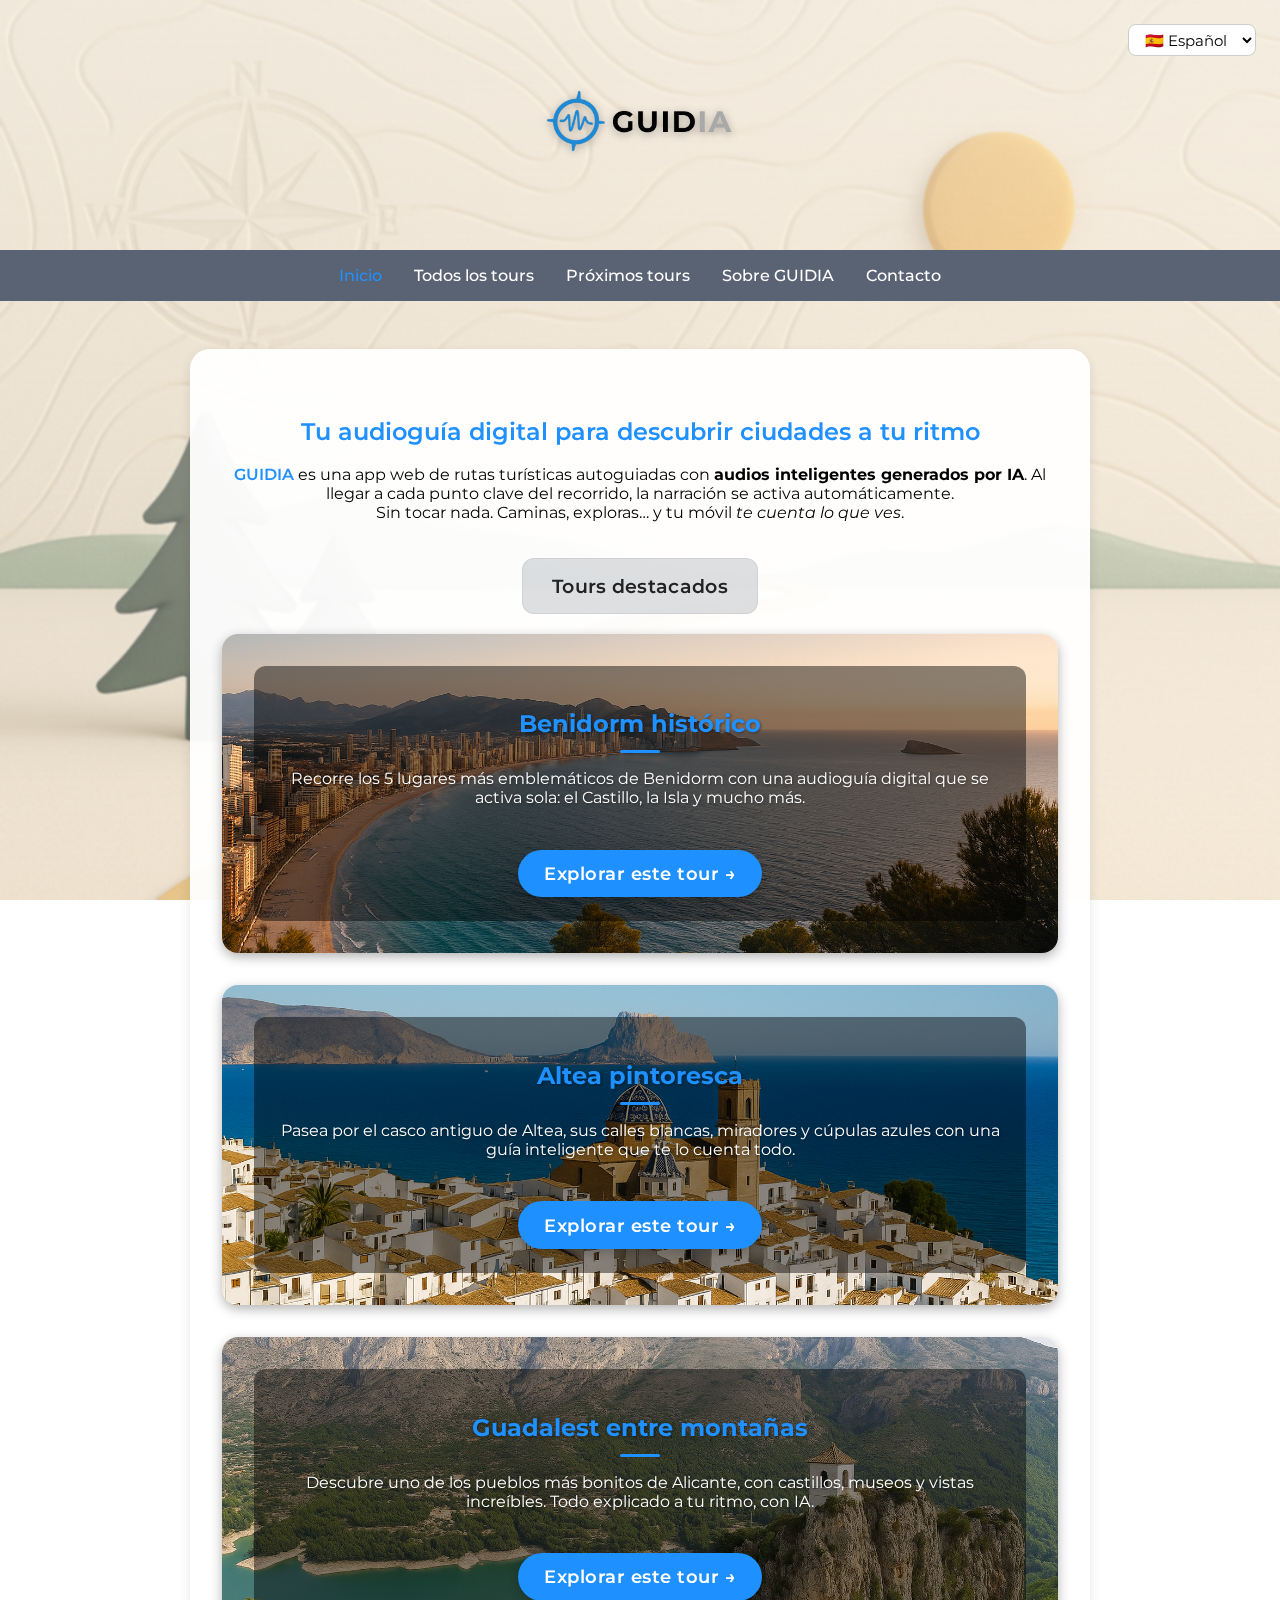
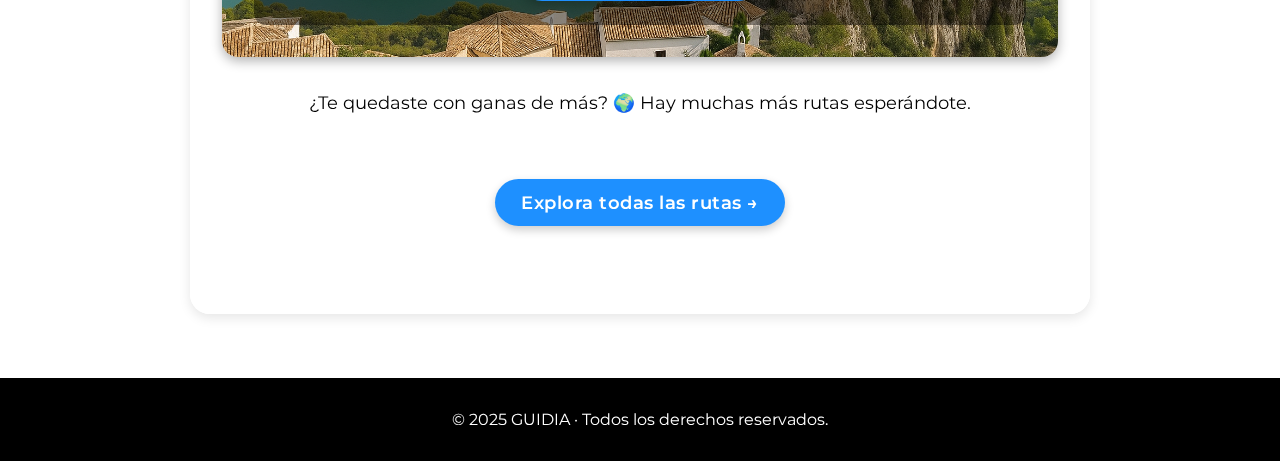
<file: index.html>
<!DOCTYPE html>
<html lang="es">
<head>
  <meta charset="UTF-8" />
  <meta name="viewport" content="width=device-width, initial-scale=1.0" />
  <title>GUIDIA</title>
  <link href="https://fonts.googleapis.com/css2?family=Montserrat:wght@400;600&display=swap" rel="stylesheet" />
  <link rel="stylesheet" href="style.css" />
  <script>
    document.addEventListener("DOMContentLoaded", function () {
      const languageSelect = document.getElementById("language");
      const translations = {
        es: {
          heading: "Tu audioguía digital para descubrir ciudades a tu ritmo",
          intro: "<span class='highlight'>GUIDIA</span> es una app web de rutas turísticas autoguiadas con <strong>audios inteligentes generados por IA</strong>. Al llegar a cada punto clave del recorrido, la narración se activa automáticamente.<br>Sin tocar nada. Caminas, exploras… y tu móvil <em>te cuenta lo que ves</em>.",
          subtext: "Tours destacados",
          tours: [
            {
              title: "Benidorm histórico",
              desc: "Recorre los 5 lugares más emblemáticos de Benidorm con una audioguía digital que se activa sola: el Castillo, la Isla y mucho más.",
            button: "Explorar este tour →"   
            },
            {
              title: "Altea pintoresca",
              desc: "Pasea por el casco antiguo de Altea, sus calles blancas, miradores y cúpulas azules con una guía inteligente que te lo cuenta todo.",
             button: "Explorar este tour →"

            },
            {
              title: "Guadalest entre montañas",
              desc: "Descubre uno de los pueblos más bonitos de Alicante, con castillos, museos y vistas increíbles. Todo explicado a tu ritmo, con IA.",
           button: "Explorar este tour →"

            }
          ],
          allTours: "Explora todas las rutas →",
          nav: ["Inicio", "Todos los tours", "Próximos tours", "Sobre GUIDIA", "Contacto"]
        },
        en: {
          heading: "Your digital audio guide to discover cities at your own pace",
          intro: "<span class='highlight'>GUIDIA</span> is a web app with self-guided tour routes and <strong>AI-generated smart audios</strong>. When you arrive at a key point, narration starts automatically.<br>No tapping. Just walk, explore... and your phone <em>tells you what you see</em>.",
          subtext: "Featured tours",
          tours: [
            {
              title: "Historic Benidorm",
              desc: "Explore the 5 most iconic places in Benidorm with a smart audio guide: the Castle, the Island and more.",
              button: "Explore this tour →"

            },
            {
              title: "Charming Altea",
              desc: "Stroll through Altea's old town, white streets, scenic viewpoints and blue domes with a smart guide that tells you everything.",
             button: "Explore this tour →"

            },
            {
              title: "Guadalest in the mountains",
              desc: "Discover one of the most beautiful villages in Alicante, with castles, museums and stunning views. All explained at your pace, with AI.",
              button: "Explore this tour →"

            }
          ],
          allTours: "Explore all routes →",
          nav: ["Home", "All tours", "Upcoming Tours", "About GUIDIA", "Contact"]
        }
      };
   // Cargamos el idioma que ya se había guardado o ponemos español por defecto
    const savedLang = localStorage.getItem("guidiaLang") || "es";
    languageSelect.value = savedLang;
    applyTranslations(savedLang);

    // Cuando el usuario cambia de idioma
    languageSelect.addEventListener("change", function () {
      const selectedLang = languageSelect.value;
      localStorage.setItem("guidiaLang", selectedLang); // Lo guardamos
      applyTranslations(selectedLang); // Aplicamos traducción
    });
      function applyTranslations(lang) {
        const t = translations[lang];
        document.querySelector(".intro-guidia h2").innerText = t.heading;
        document.querySelector(".intro-guidia p").innerHTML = t.intro;
        document.querySelector(".page-subtext").innerText = t.subtext;

        const tourCards = document.querySelectorAll(".tour-card");
        tourCards.forEach((card, i) => {
          card.querySelector("h2").innerText = t.tours[i].title;
          card.querySelector("p").innerText = t.tours[i].desc;
          card.querySelector("a").innerText = t.tours[i].button;
        });

        document.querySelector(".tour-action a").innerText = t.allTours;
        document.querySelectorAll("nav .nav-link").forEach((link, i) => {
          link.innerText = t.nav[i];
        });
      }

      languageSelect.addEventListener("change", () => {
        applyTranslations(languageSelect.value);
      });

      applyTranslations(languageSelect.value);
    });
  </script>
</head>
<body>
  <div class="language-dropdown">
    <select name="language" id="language">
      <option value="es" selected>🇪🇸 Español</option>
      <option value="en">🇬🇧 English</option>
    </select>
  </div>

  <header>
    <img src="logo/logo-guidia.png" alt="Logo GUIDIA" class="logo-hero" />
  </header>

  <nav>
    <a href="index.html" class="nav-link active">Inicio</a>
    <a href="todos-los-tours.html" class="nav-link">Todos los tours</a>
    <a href="proximos-tours.html" class="nav-link">Próximos tours</a>
    <a href="sobre-nosotros.html" class="nav-link">Sobre GUIDIA</a>
    <a href="contacto.html" class="nav-link">Contacto</a>
  </nav>

  <main class="main-container">
    <section class="intro-guidia">
      <h2 class="highlight">Tu audioguía digital para descubrir ciudades a tu ritmo</h2>
      <p>
        <span class="highlight">GUIDIA</span> es una app web de rutas turísticas autoguiadas con <strong>audios inteligentes generados por IA</strong>. 
        Al llegar a cada punto clave del recorrido, la narración se activa automáticamente. <br>
        Sin tocar nada. Caminas, exploras… y tu móvil <em>te cuenta lo que ves</em>.
      </p>
    </section>

    <p class="page-subtext">Tours destacados</p>

 <div class="tour-card" style="background-image: url('tours/benidorm/images/portada-benidorm.png');">
  <div class="content-overlay">
    <h2>Benidorm histórico</h2>
    <p>Recorre los 5 lugares más emblemáticos de Benidorm con una audioguía digital que se activa sola: el Castillo, la Isla y mucho más.</p>
    <a href="tours/benidorm/benidorm.html" class="view-button cta-button">Explorar este tour →</a>
  </div>
</div>

<div class="tour-card" style="background-image: url('tours/altea/images/portada-altea.png');">
  <div class="content-overlay">
    <h2>Altea pintoresca</h2>
    <p>Pasea por el casco antiguo de Altea, sus calles blancas, miradores y cúpulas azules con una guía inteligente que te lo cuenta todo.</p>
    <a href="tours/altea/altea.html" class="view-button cta-button">Explorar este tour →</a>
  </div>
</div>

<div class="tour-card" style="background-image: url('tours/guadalest/images/portada-guadalest.png');">
  <div class="content-overlay">
    <h2>Guadalest entre montañas</h2>
    <p>Descubre uno de los pueblos más bonitos de Alicante, con castillos, museos y vistas increíbles. Todo explicado a tu ritmo, con IA.</p>
    <a href="tours/guadalest/guadalest.html" class="view-button cta-button">Explorar este tour →</a>
  </div>
</div>

<p style="text-align:center; margin-top: 2em; font-size: 1.1em;">
  ¿Te quedaste con ganas de más? 🌍 Hay muchas más rutas esperándote.
</p>
<div class="tour-action">
  <a href="tours.html" class="view-button cta-button">
    Descubre todos los tours → 
  </a>
</div>

  </main>

  <footer>
    © 2025 GUIDIA · Todos los derechos reservados.
  </footer>
</body>
</html>
</file>
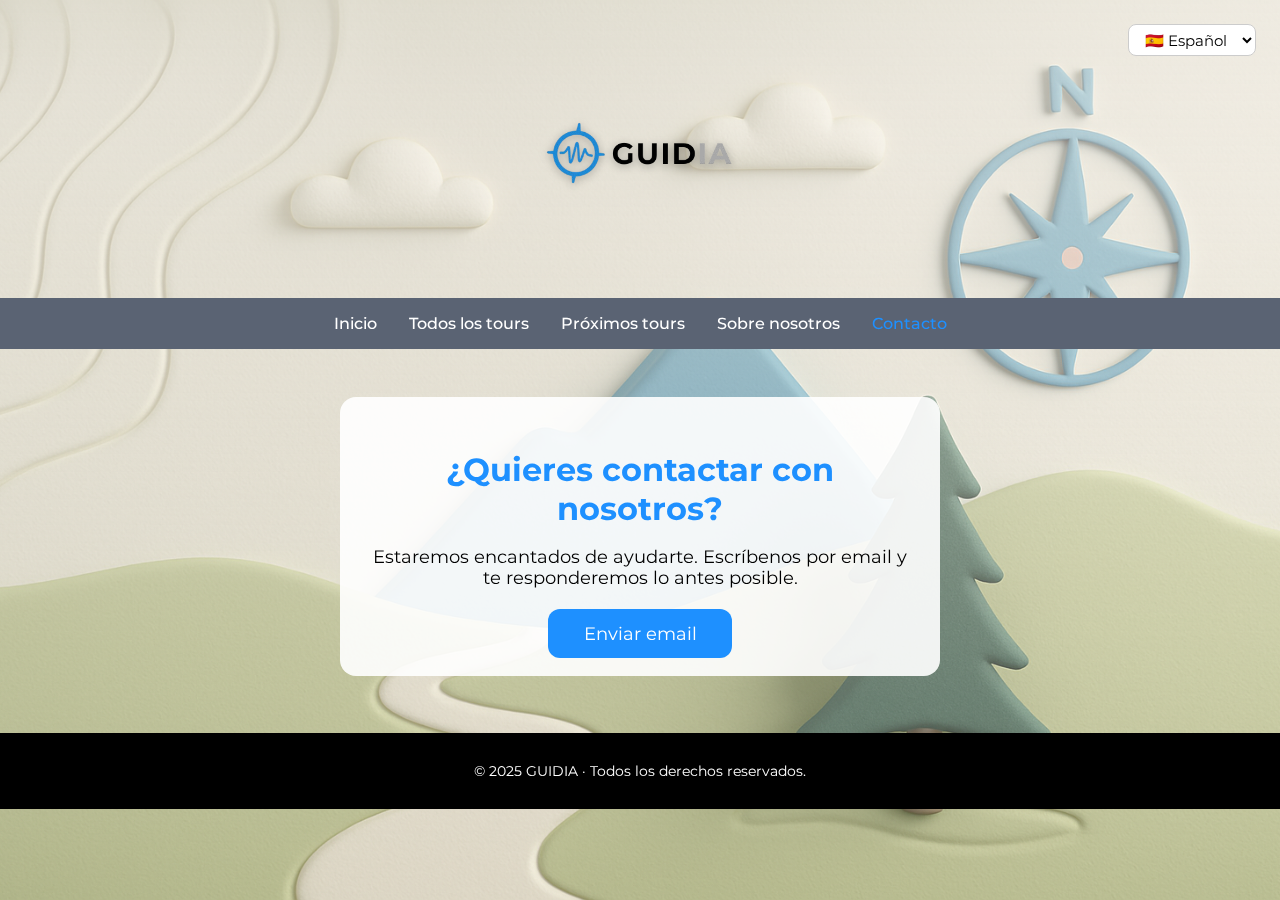
<file: contacto.html>
<!DOCTYPE html>
<html lang="es">
<head>
  <meta charset="UTF-8" />
  <meta name="viewport" content="width=device-width, initial-scale=1.0" />
  <title>Contacto - GUIDIA</title>
  <link href="https://fonts.googleapis.com/css2?family=Montserrat:wght@400;600&display=swap" rel="stylesheet" />
  <style>
    * {
      box-sizing: border-box;
    }

    body {
      margin: 0;
      font-family: 'Montserrat', sans-serif;
      background-image: url('images/fondo-web-2.png');
      background-size: cover;
      background-position: center;
      background-attachment: fixed;
      background-repeat: no-repeat;
    }

    body::before {
      content: "";
      position: fixed;
      top: 0;
      left: 0;
      width: 100%;
      height: 100%;
      background: linear-gradient(to bottom, rgba(247, 244, 240, 0.6), rgba(255, 255, 255, 0.2));
      z-index: -1;
    }

    header {
      text-align: center;
      padding: 4em 1em 2em;
    }

    header img {
      width: 200px;
      filter: drop-shadow(0 2px 4px rgba(0, 0, 0, 0.3));
    }

    nav {
      display: flex;
      justify-content: center;
      align-items: center;
      gap: 2em;
      padding: 1em;
      background-color: #5a6373;
    }

    .nav-link {
      text-decoration: none;
      color: white;
      font-weight: 500;
      transition: color 0.3s;
    }

    .nav-link.active,
    .nav-link:hover {
      color: #1E90FF;
    }

    .language-dropdown {
      position: absolute;
      top: 1.5em;
      right: 1.5em;
      z-index: 1000;
    }

    .language-dropdown select {
      padding: 0.3em 0.8em;
      font-size: 0.95em;
      border-radius: 8px;
      border: 1px solid #ccc;
      background-color: white;
      font-family: 'Montserrat', sans-serif;
    }

    main {
      max-width: 600px;
      margin: 3em auto 0;
      background-color: rgba(255, 255, 255, 0.9);
      padding: 2em;
      border-radius: 16px;
      text-align: center;
    }

    h1 {
      color: #1E90FF;
      margin-bottom: 0.5em;
    }

    p {
      font-size: 1.1em;
      margin-bottom: 2em;
    }

    .contact-button {
      background-color: #1E90FF;
      color: white;
      font-size: 1.1em;
      padding: 0.8em 2em;
      border: none;
      border-radius: 12px;
      cursor: pointer;
      text-decoration: none;
      transition: background-color 0.3s ease;
    }

    .contact-button:hover {
      background-color: #186bb5;
    }

    footer {
      margin-top: 4em;
      text-align: center;
      font-size: 0.9em;
      color: white;
      background-color: #000;
      padding: 2em 1em;
    }
    @media (max-width: 768px) {
  nav {
    flex-direction: column;
    gap: 1em;
    padding: 1em 0;
  }

  .nav-link {
    font-size: 1em;
  }

  main {
    padding: 2em 1em;
  }

  h1 {
    font-size: 1.5em;
  }

  p {
    font-size: 1em;
  }

  .view-button,
  .contact-button {
    font-size: 1em;
    padding: 0.7em 1.5em;
  }

  header img {
    width: 150px;
  }

  .language-dropdown {
    top: 1em;
    right: 1em;
    transform: scale(0.9);
  }
}

  </style>
</head>
<body>

  <div class="language-dropdown">
    <select name="language" id="language">
      <option value="es" selected>🇪🇸 Español</option>
      <option value="en">🇬🇧 English</option>
    </select>
  </div>

  <header>
    <img src="logo/logo-guidia.png" alt="Logo GUIDIA" />
  </header>

  <nav>
    <a href="index.html" class="nav-link">Inicio</a>
    <a href="todos-los-tours.html" class="nav-link">Todos los tours</a>
    <a href="proximos-tours.html" class="nav-link">Próximos tours</a>
    <a href="sobre-nosotros.html" class="nav-link">Sobre nosotros</a>
    <a href="contacto.html" class="nav-link active">Contacto</a>
  </nav>

  <main>
    <h1>¿Quieres contactar con nosotros?</h1>
    <p>Estaremos encantados de ayudarte. Escríbenos por email y te responderemos lo antes posible.</p>

    <a href="mailto:tuemail@ejemplo.com" class="contact-button">Enviar email</a>
  </main>

  <footer>
    © 2025 GUIDIA · Todos los derechos reservados.
  </footer>

</body>
</html>
</file>
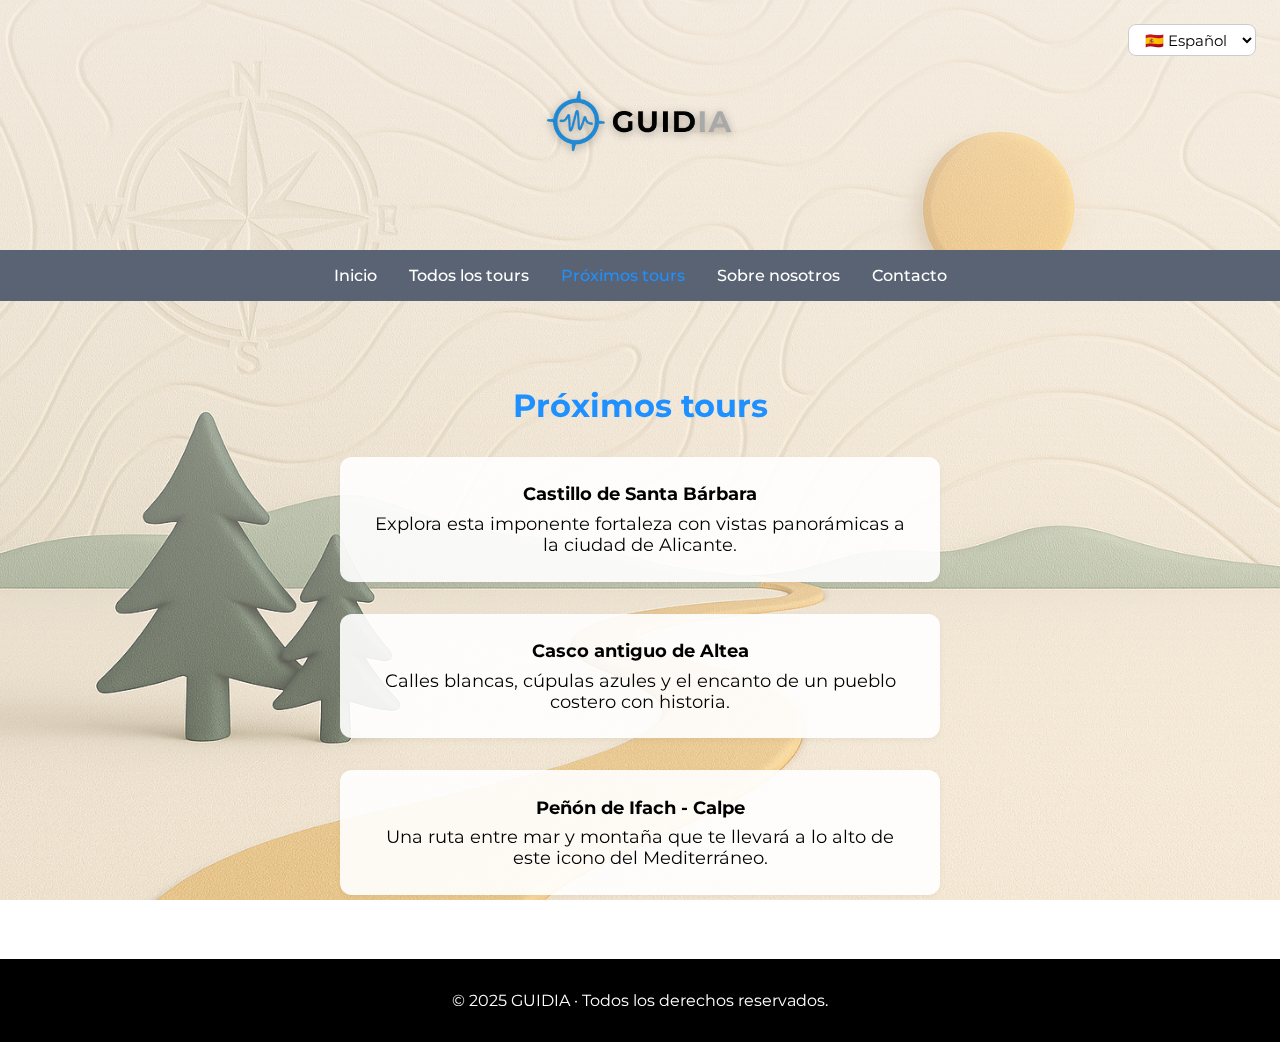
<file: proximos-tours.html>
<!DOCTYPE html>
<html lang="es">
<head>
  <meta charset="UTF-8" />
  <meta name="viewport" content="width=device-width, initial-scale=1.0" />
  <title>GUIDIA - Próximos tours</title>
  <link href="https://fonts.googleapis.com/css2?family=Montserrat:wght@400;600&display=swap" rel="stylesheet" />
  <style>
    * {
      box-sizing: border-box;
    }

    html, body {
      margin: 0;
      padding: 0;
      font-family: 'Montserrat', sans-serif;
      height: 100%;
    }

    body {
      display: flex;
      flex-direction: column;
      background-image: url('images/fondo-guidia.png');
      background-size: cover;
      background-position: center;
      background-attachment: fixed;
      background-repeat: no-repeat;
      color: #000;
    }

    body::before {
      content: "";
      position: fixed;
      top: 0;
      left: 0;
      width: 100%;
      height: 100%;
      background: linear-gradient(to bottom, rgba(247, 244, 240, 0.6), rgba(255, 255, 255, 0.2));
      z-index: -1;
    }

    header {
      background-color: transparent;
      text-align: center;
      padding: 2em 1em 1em;
    }

    header img {
      width: 200px;
      filter: drop-shadow(0 2px 4px rgba(0, 0, 0, 0.3));
    }

    nav {
      display: flex;
      justify-content: center;
      gap: 2em;
      padding: 1em;
      background-color: #5a6373;
    }

    .nav-link {
      text-decoration: none;
      color: white;
      font-weight: 500;
      transition: color 0.3s;
    }

    .nav-link.active,
    .nav-link:hover {
      color: #1E90FF;
    }

    .language-dropdown {
      position: absolute;
      top: 1.5em;
      right: 1.5em;
      z-index: 1000;
    }

    .language-dropdown select {
      padding: 0.3em 0.8em;
      font-size: 0.95em;
      border-radius: 8px;
      border: 1px solid #ccc;
      background-color: white;
      font-family: 'Montserrat', sans-serif;
    }

    main {
      padding: 4em 2em;
      flex: 1;
      display: flex;
      flex-direction: column;
      align-items: center;
      text-align: center;
    }

    h1 {
      color: #1E90FF;
      margin-bottom: 1em;
    }

    .tour-list {
      display: flex;
      flex-direction: column;
      gap: 2em;
      max-width: 600px;
      width: 100%;
    }

    .tour-card {
      background-color: rgba(255, 255, 255, 0.9);
      padding: 1.5em;
      border-radius: 12px;
      box-shadow: 0 2px 6px rgba(0, 0, 0, 0.05);
      font-size: 1.1em;
      display: flex;
      flex-direction: column;
      align-items: center;
    }

    .tour-card p {
      margin: 0.5em 0 0;
      font-size: 1em;
      text-align: center;
    }

    footer {
      background-color: #000;
      color: white;
      text-align: center;
      padding: 2em 1em;
    }
  </style>
</head>
<body>

  <header>
    <img src="logo/logo-guidia.png" alt="Logo GUIDIA" />
  </header>

  <nav>
    <a href="index.html" class="nav-link">Inicio</a>
    <a href="todos-los-tours.html" class="nav-link">Todos los tours</a>
    <a href="proximos-tours.html" class="nav-link active">Próximos tours</a>
    <a href="sobre-nosotros.html" class="nav-link">Sobre nosotros</a>
    <a href="contacto.html" class="nav-link">Contacto</a>
  </nav>

  <div class="language-dropdown">
    <select name="language" id="language">
      <option value="es" selected>🇪🇸 Español</option>
      <option value="en">🇬🇧 English</option>
    </select>
  </div>

  <main>
    <h1>Próximos tours</h1>
    <div class="tour-list">
      <div class="tour-card">
        <strong>Castillo de Santa Bárbara</strong>
        <p>Explora esta imponente fortaleza con vistas panorámicas a la ciudad de Alicante.</p>
      </div>
      <div class="tour-card">
        <strong>Casco antiguo de Altea</strong>
        <p>Calles blancas, cúpulas azules y el encanto de un pueblo costero con historia.</p>
      </div>
      <div class="tour-card">
        <strong>Peñón de Ifach - Calpe</strong>
        <p>Una ruta entre mar y montaña que te llevará a lo alto de este icono del Mediterráneo.</p>
      </div>
    </div>
  </main>

  <footer>
    © 2025 GUIDIA · Todos los derechos reservados.
  </footer>

</body>
</html>
</file>
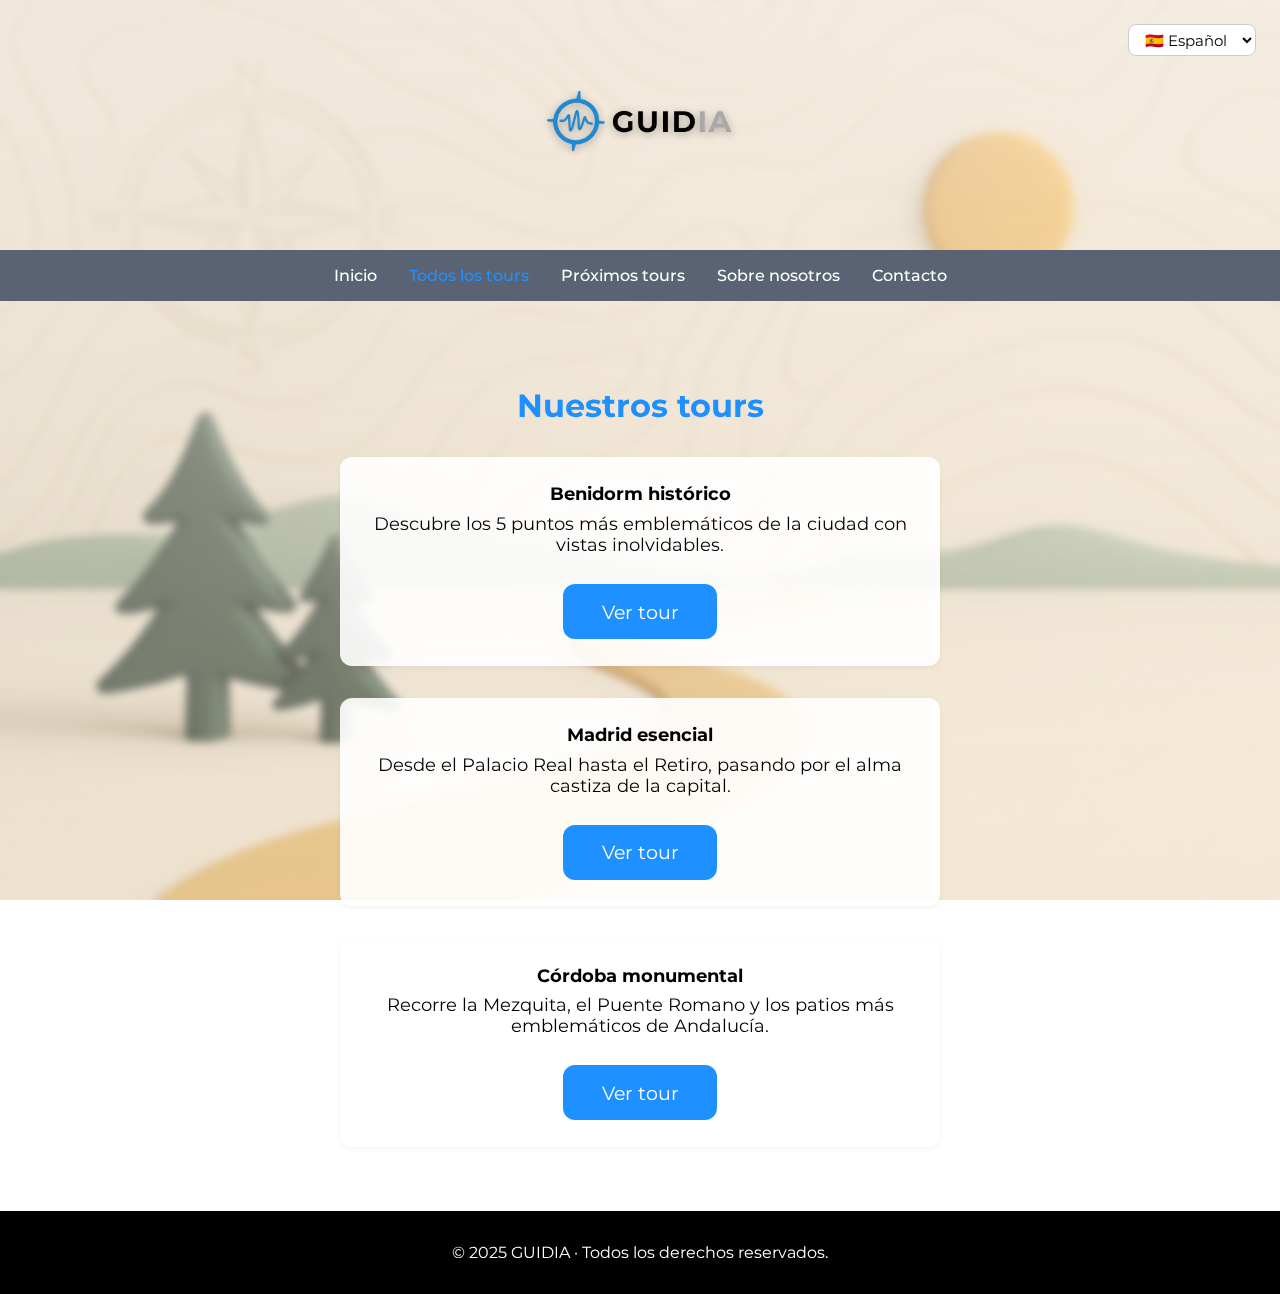
<file: todos-los-tour.html>
<!DOCTYPE html>
<html lang="es">
<head>
  <meta charset="UTF-8" />
  <meta name="viewport" content="width=device-width, initial-scale=1.0" />
  <title>GUIDIA - Todos los tours</title>
  <link href="https://fonts.googleapis.com/css2?family=Montserrat:wght@400;600&display=swap" rel="stylesheet" />
  <style>
    * {
      box-sizing: border-box;
    }

    html, body {
      height: 100%;
      margin: 0;
      font-family: 'Montserrat', sans-serif;
    }

    body {
      display: flex;
      flex-direction: column;
      background-image: url('images/fondo-guidia.png');
      background-size: cover;
      background-position: center;
      background-attachment: fixed;
      background-repeat: no-repeat;
      color: #000;
    }

    body::before {
      content: "";
      position: fixed;
      top: 0;
      left: 0;
      width: 100%;
      height: 100%;
      background: linear-gradient(to bottom, rgba(247, 244, 240, 0.6), rgba(255, 255, 255, 0.2));
      z-index: -1;
      backdrop-filter: blur(4px);
    }

    header {
      background-color: transparent;
      text-align: center;
      padding: 2em 1em 1em;
    }

    header img {
      width: 200px;
      filter: drop-shadow(0 2px 4px rgba(0, 0, 0, 0.3));
    }

    nav {
      display: flex;
      justify-content: center;
      align-items: center;
      gap: 2em;
      padding: 1em;
      background-color: #5a6373;
    }

    .nav-link {
      text-decoration: none;
      color: white;
      font-weight: 500;
      transition: color 0.3s;
    }

    .nav-link.active,
    .nav-link:hover {
      color: #1E90FF;
    }

    .language-dropdown {
      position: absolute;
      top: 1.5em;
      right: 1.5em;
      z-index: 1000;
    }

    .language-dropdown select {
      padding: 0.3em 0.8em;
      font-size: 0.95em;
      border-radius: 8px;
      border: 1px solid #ccc;
      background-color: white;
      font-family: 'Montserrat', sans-serif;
    }

    main {
      padding: 4em 2em;
      flex: 1;
      display: flex;
      flex-direction: column;
      align-items: center;
    }

    h1 {
      color: #1E90FF;
      margin-bottom: 1em;
    }

    .tour-list {
      display: flex;
      flex-direction: column;
      gap: 2em;
      max-width: 600px;
      width: 100%;
    }

    .tour-card {
      background-color: rgba(255, 255, 255, 0.9);
      padding: 1.5em;
      border-radius: 12px;
      box-shadow: 0 2px 6px rgba(0, 0, 0, 0.05);
      font-size: 1.1em;
      display: flex;
      flex-direction: column;
      align-items: center;
    }

    .tour-card p {
      margin: 0.5em 0 0;
      font-size: 1em;
      text-align: center;
    }

    .view-button {
      margin-top: 1.5em;
      background-color: #1E90FF;
      color: white;
      font-size: 1.1em;
      padding: 0.8em 2em;
      border: none;
      border-radius: 12px;
      cursor: pointer;
      text-decoration: none;
      display: inline-block;
      transition: background-color 0.3s ease;
    }

    .view-button:hover {
      background-color: #186bb5;
    }

    footer {
      background-color: #000;
      color: white;
      text-align: center;
      padding: 2em 1em;
    }
  </style>
</head>
<body>

  <div class="language-dropdown">
    <select name="language" id="language">
      <option value="es" selected>🇪🇸 Español</option>
      <option value="en">🇬🇧 English</option>
    </select>
  </div>

  <header>
    <img src="logo/logo-guidia.png" alt="Logo GUIDIA" />
  </header>

  <nav>
    <a href="index.html" class="nav-link">Inicio</a>
    <a href="todos-los-tours.html" class="nav-link active">Todos los tours</a>
    <a href="proximos-tours.html" class="nav-link">Próximos tours</a>
    <a href="sobre-nosotros.html" class="nav-link">Sobre nosotros</a>
    <a href="contacto.html" class="nav-link">Contacto</a>
  </nav>

  <main>
    <h1>Nuestros tours</h1>
    <div class="tour-list">
      <div class="tour-card">
        <strong>Benidorm histórico</strong>
        <p>Descubre los 5 puntos más emblemáticos de la ciudad con vistas inolvidables.</p>
        <a href="benidorm.html" class="view-button">Ver tour</a>
      </div>
      <div class="tour-card">
        <strong>Madrid esencial</strong>
        <p>Desde el Palacio Real hasta el Retiro, pasando por el alma castiza de la capital.</p>
        <a href="#" class="view-button">Ver tour</a>
      </div>
      <div class="tour-card">
        <strong>Córdoba monumental</strong>
        <p>Recorre la Mezquita, el Puente Romano y los patios más emblemáticos de Andalucía.</p>
        <a href="#" class="view-button">Ver tour</a>
      </div>
    </div>
  </main>

  <footer>
    © 2025 GUIDIA · Todos los derechos reservados.
  </footer>

</body>
</html>
</file>
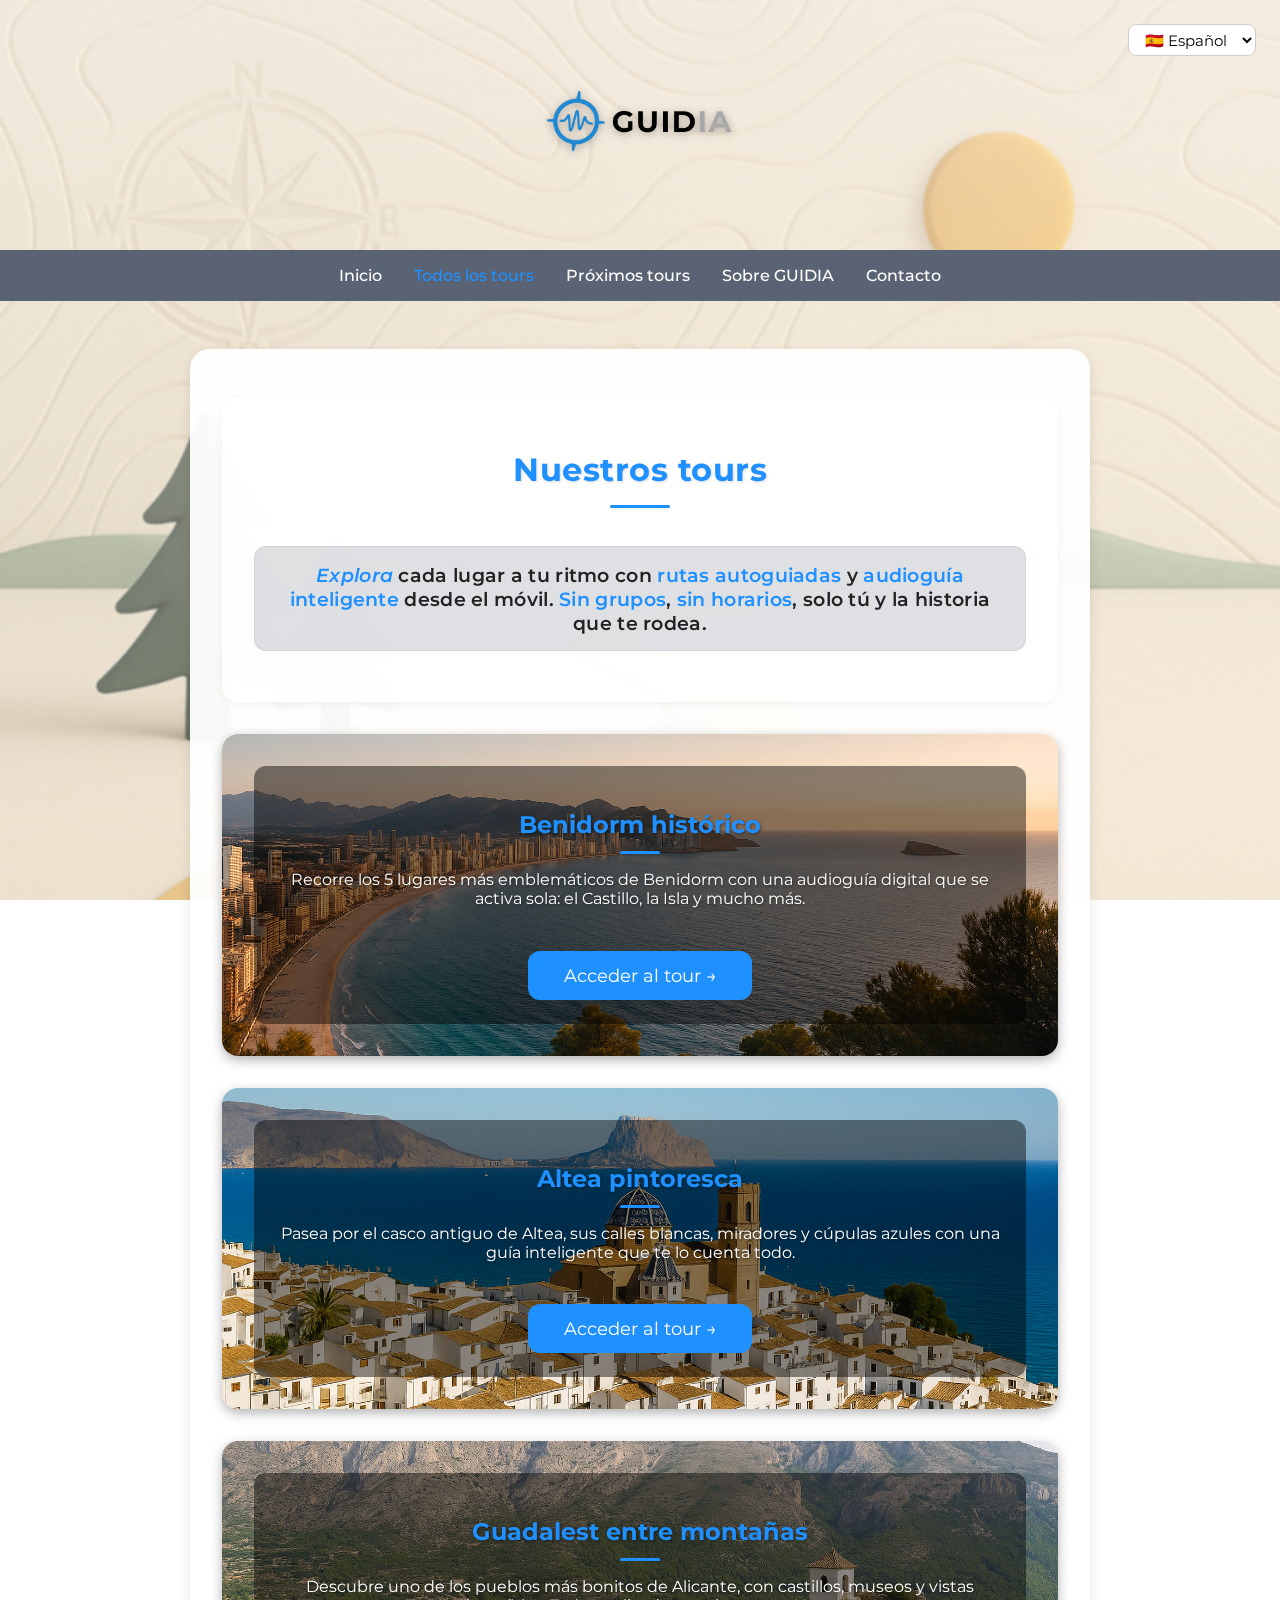
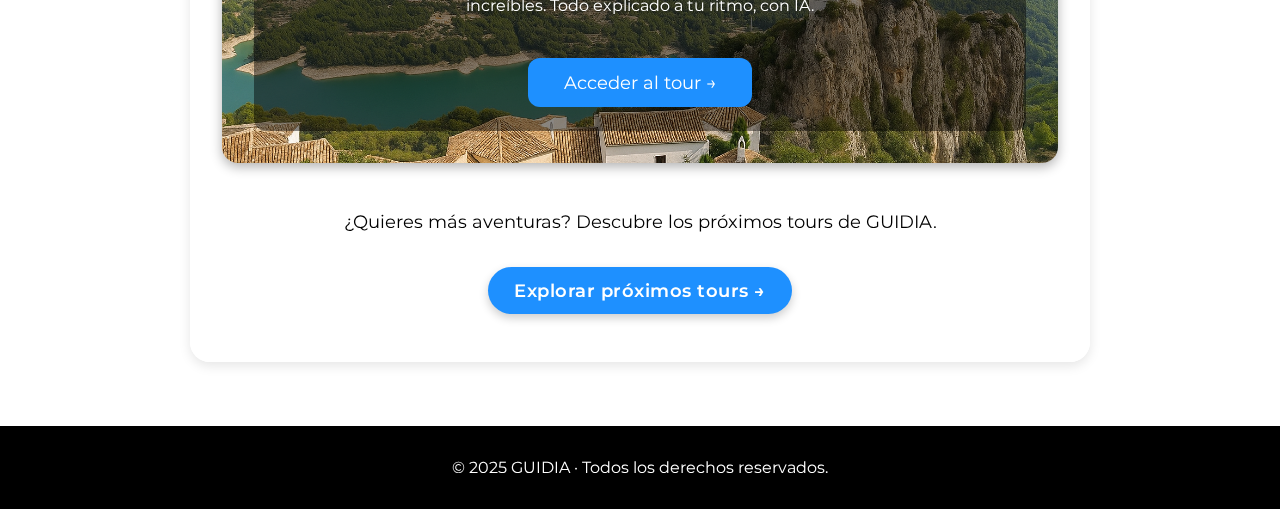
<file: todos-los-tours.html>
<!DOCTYPE html>
<html lang="es">
<head>
  <meta charset="UTF-8" />
  <meta name="viewport" content="width=device-width, initial-scale=1.0" />
  <title>GUIDIA - Todos los tours</title>
  <link href="https://fonts.googleapis.com/css2?family=Montserrat:wght@400;600&display=swap" rel="stylesheet" />
  <link rel="stylesheet" href="style.css" />
  <script>
  document.addEventListener("DOMContentLoaded", () => {
    const languageSelect = document.getElementById("language");

    const t = {
      es: {
        nav: ["Inicio", "Todos los tours", "Próximos tours", "Sobre GUIDIA", "Contacto"],
        title: "Nuestros tours",
        subtitle: "<em class='highlight'>Explora</em> cada lugar a tu ritmo con <span class='highlight'>rutas autoguiadas</span> y <strong class='highlight'>audioguía inteligente</strong> desde el móvil. <span class='highlight'>Sin grupos</span>, <span class='highlight'>sin horarios</span>, solo tú y la historia que te rodea.",
        tours: [
          {
            title: "Benidorm histórico",
            desc: "Recorre los 5 lugares más emblemáticos de Benidorm con una audioguía digital que se activa sola: el Castillo, la Isla y mucho más.",
            btn: "Acceder al tour →"
          },
          {
            title: "Altea pintoresca",
            desc: "Pasea por el casco antiguo de Altea, sus calles blancas, miradores y cúpulas azules con una guía inteligente que te lo cuenta todo.",
            btn: "Acceder al tour →"
          },
          {
            title: "Guadalest entre montañas",
            desc: "Descubre uno de los pueblos más bonitos de Alicante, con castillos, museos y vistas increíbles. Todo explicado a tu ritmo, con IA.",
            btn: "Acceder al tour →"
          }
        ]
      },
      en: {
        nav: ["Home", "All Tours", "Upcoming Tours", "About GUIDIA", "Contact"],
        title: "Our tours",
        subtitle: "<em class='highlight'>Explore</em> each place at your own pace with <span class='highlight'>self-guided routes</span> and a <strong class='highlight'>smart audio guide</strong> from your phone. <span class='highlight'>No groups</span>, <span class='highlight'>no schedules</span>, just you and the story around you.",
        tours: [
          {
            title: "Historic Benidorm",
            desc: "Visit the 5 most iconic spots in Benidorm with an automatic smart audio guide: the castle, the island, and more.",
            btn:  "Access the tour →"
          },
          {
            title: "Charming Altea",
            desc: "Wander through Altea’s old town — white streets, scenic views, and blue-domed churches with a guide that tells it all.",
            btn:  "Access the tour →"
          },
          {
            title: "Guadalest in the mountains",
            desc: "Discover one of Alicante’s most beautiful villages — castles, museums, and stunning views at your pace, with AI.",
            btn:  "Access the tour →"
          }
        ]
      }
    };
   // Cargamos el idioma que ya se había guardado o ponemos español por defecto
    const savedLang = localStorage.getItem("guidiaLang") || "es";
    languageSelect.value = savedLang;
    applyLang(savedLang);

    // Cuando el usuario cambia de idioma
    languageSelect.addEventListener("change", function () {
      const selectedLang = languageSelect.value;
      localStorage.setItem("guidiaLang", selectedLang); // Lo guardamos
      applyLang(selectedLang); // Aplicamos traducción
    });
    function applyLang(lang) {
      const tx = t[lang];
      document.querySelectorAll("nav .nav-link").forEach((link, i) => link.textContent = tx.nav[i]);
      document.querySelector(".page-intro h1").textContent = tx.title;
      document.querySelector(".page-subtext").innerHTML = tx.subtitle;

      const cards = document.querySelectorAll(".tour-card");
      cards.forEach((card, i) => {
        card.querySelector("h2").textContent = tx.tours[i].title;
        card.querySelector("p").textContent = tx.tours[i].desc;
        card.querySelector("a").textContent = tx.tours[i].btn;
      });
    }

    languageSelect.addEventListener("change", () => {
      applyLang(languageSelect.value);
    });

    applyLang(languageSelect.value);
  });
</script>

</head>
<body>

  <div class="language-dropdown">
    <select name="language" id="language">
      <option value="es" selected>🇪🇸 Español</option>
      <option value="en">🇬🇧 English</option>
    </select>
  </div>

  <header>
    <img src="logo/logo-guidia.png" alt="Logo GUIDIA" class="logo-hero" />
  </header>

  <nav>
    <a href="index.html" class="nav-link">Inicio</a>
    <a href="todos-los-tours.html" class="nav-link active">Todos los tours</a>
    <a href="proximos-tours.html" class="nav-link">Próximos tours</a>
    <a href="sobre-nosotros.html" class="nav-link">Sobre GUIDIA</a>
    <a href="contacto.html" class="nav-link">Contacto</a>
  </nav>

  <main class="main-container">
    <section class="page-intro">
      <h1>Nuestros tours</h1>
  <p class="page-subtext">
  <em class="highlight">Explora</em> cada lugar a tu ritmo con <span class="highlight">rutas autoguiadas</span> y <strong class="highlight">audioguía inteligente</strong> desde el móvil. 
  <span class="highlight">Sin grupos</span>, <span class="highlight">sin horarios</span>, solo tú y la historia que te rodea.
</p>
       </section>

    <div class="tour-card" style="background-image: url('tours/benidorm/images/portada-benidorm.png');">
      <div class="content-overlay">
        <h2>Benidorm histórico</h2>
        <p>Recorre los 5 lugares más emblemáticos de Benidorm con una audioguía digital que se activa sola: el Castillo, la Isla y mucho más.</p>
        <a href="tours/benidorm/benidorm.html" class="view-button">Acceder al tour →</a>
      </div>
    </div>

    <div class="tour-card" style="background-image: url('tours/altea/images/portada-altea.png');">
      <div class="content-overlay">
        <h2>Altea pintoresca</h2>
        <p>Pasea por el casco antiguo de Altea, sus calles blancas, miradores y cúpulas azules con una guía inteligente que te lo cuenta todo.</p>
        <a href="altea.html" class="view-button">Acceder al tour →</a>
      </div>
    </div>

    <div class="tour-card" style="background-image: url('tours/guadalest/images/portada-guadalest.png');">
      <div class="content-overlay">
        <h2>Guadalest entre montañas</h2>
        <p>Descubre uno de los pueblos más bonitos de Alicante, con castillos, museos y vistas increíbles. Todo explicado a tu ritmo, con IA.</p>
        <a href="guadalest.html" class="view-button">Acceder al tour →</a>
      </div>
    </div>

    <section class="next-tours-cta" style="text-align:center; margin-top: 3em;">
      <p id="cta-text" style="font-size: 1.1em; margin-bottom: 0.5em;"></p>
      <a href="proximos-tours.html" class="view-button cta-button">→</a>
    </section>

    <script>
      const ctaText = {
        es: {
          text: "¿Quieres más aventuras? Descubre los próximos tours de GUIDIA.",
          button: "Explorar próximos tours →"
        },
        en: {
          text: "Looking for more adventures? Discover GUIDIA's upcoming tours.",
          button: "Explore upcoming tours →"
        }
      };

      function updateCTA(lang) {
        document.getElementById("cta-text").textContent = ctaText[lang].text;
        const ctaButton = document.querySelector(".next-tours-cta a");
        ctaButton.textContent = ctaText[lang].button;
      }

      // Espera a que se aplique el idioma
      document.addEventListener("DOMContentLoaded", function () {
        const lang = localStorage.getItem("guidiaLang") || "es";
        updateCTA(lang);
        document.getElementById("language").addEventListener("change", (e) => {
          updateCTA(e.target.value);
        });
      });
    </script>

  </main>

  <footer>
    © 2025 GUIDIA · Todos los derechos reservados.
  </footer>

</body>
</html>
</file>
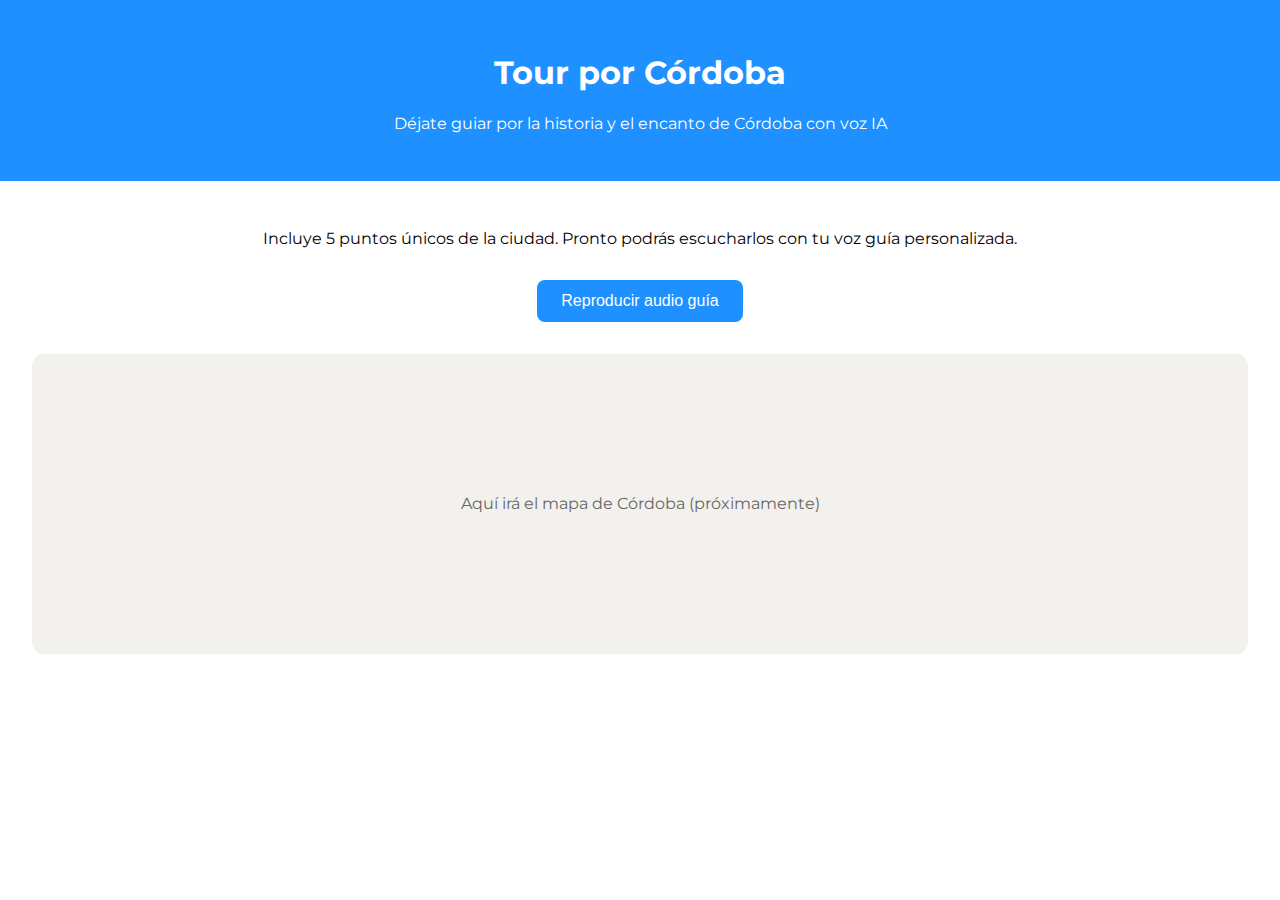
<file: Tour_Cordoba_GUIDIA/cordoba.html>
<!DOCTYPE html>
<html lang="es">
<head>
  <meta charset="UTF-8" />
  <meta name="viewport" content="width=device-width, initial-scale=1.0" />
  <title>Tour Córdoba - GUIDIA</title>
  <link href="https://fonts.googleapis.com/css2?family=Montserrat:wght@400;600&display=swap" rel="stylesheet" />
  <style>
    body {
      font-family: 'Montserrat', sans-serif;
      margin: 0;
      background-color: #ffffff;
      color: #000000;
    }
    header {
      background-color: #1E90FF;
      color: white;
      padding: 2em;
      text-align: center;
    }
    .container {
      padding: 2em;
      text-align: center;
    }
    .audio-btn {
      display: inline-block;
      background-color: #1E90FF;
      color: white;
      padding: 0.75em 1.5em;
      border: none;
      border-radius: 8px;
      cursor: pointer;
      font-size: 1em;
      margin-top: 1em;
    }
    .placeholder-map {
      margin-top: 2em;
      height: 300px;
      background-color: #f3f1ee;
      display: flex;
      align-items: center;
      justify-content: center;
      color: #666;
      border-radius: 12px;
    }
  </style>
</head>
<body>
  <header>
    <h1>Tour por Córdoba</h1>
    <p>Déjate guiar por la historia y el encanto de Córdoba con voz IA</p>
  </header>

  <div class="container">
    <p>Incluye 5 puntos únicos de la ciudad. Pronto podrás escucharlos con tu voz guía personalizada.</p>
    <button class="audio-btn" onclick="playAudio()">Reproducir audio guía</button>
    <div class="placeholder-map">Aquí irá el mapa de Córdoba (próximamente)</div>
  </div>

  <script>
    function playAudio() {
      alert("Aquí se reproducirá la guía de Córdoba cuando esté disponible.");
    }
  </script>
</body>
</html>
</file>
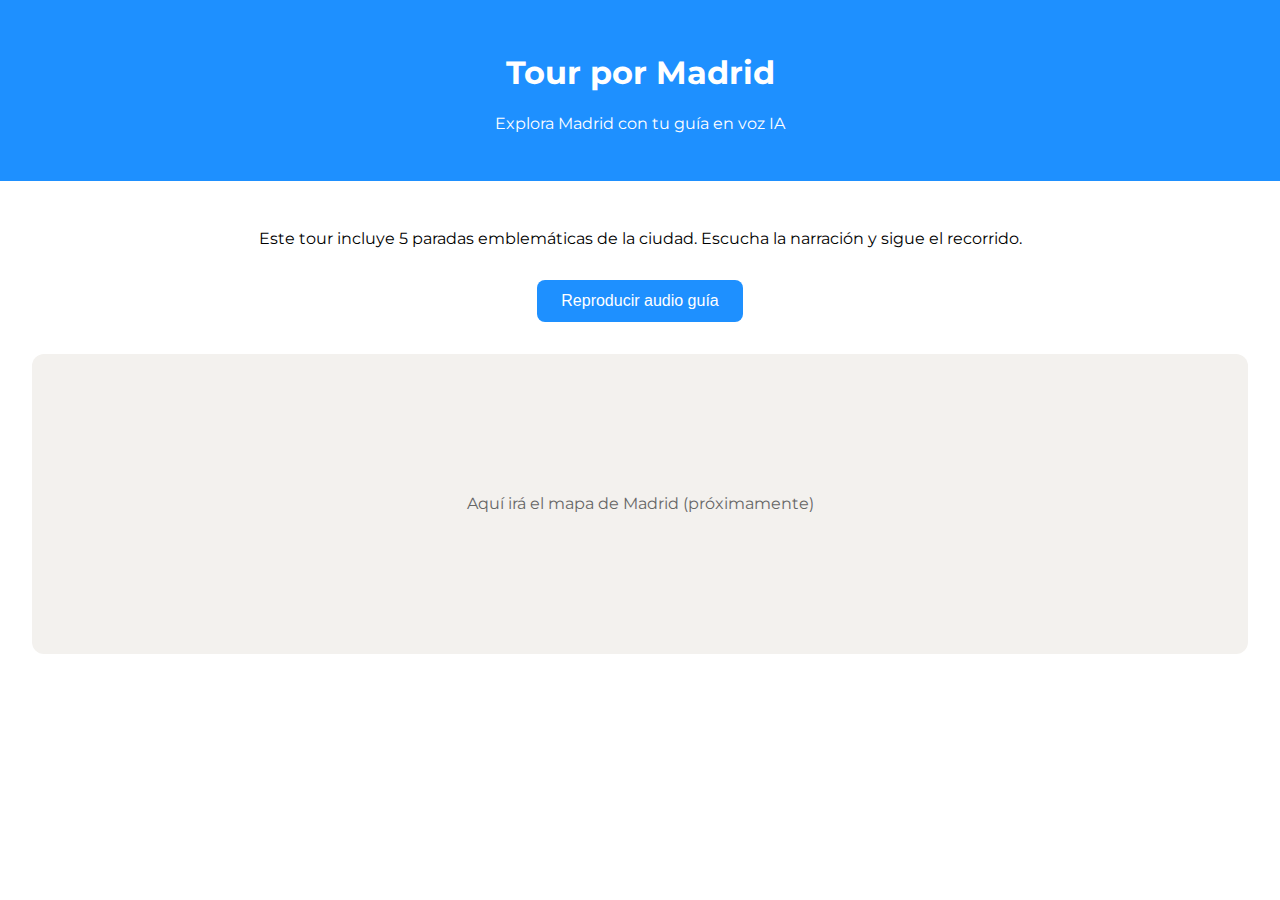
<file: Tour_Madrid_GUIDIA/madrid.html>
<!DOCTYPE html>
<html lang="es">
<head>
  <meta charset="UTF-8" />
  <meta name="viewport" content="width=device-width, initial-scale=1.0" />
  <title>Tour Madrid - GUIDIA</title>
  <link href="https://fonts.googleapis.com/css2?family=Montserrat:wght@400;600&display=swap" rel="stylesheet" />
  <style>
    body {
      font-family: 'Montserrat', sans-serif;
      margin: 0;
      background-color: #ffffff;
      color: #000000;
    }
    header {
      background-color: #1E90FF;
      color: white;
      padding: 2em;
      text-align: center;
    }
    .container {
      padding: 2em;
      text-align: center;
    }
    .audio-btn {
      display: inline-block;
      background-color: #1E90FF;
      color: white;
      padding: 0.75em 1.5em;
      border: none;
      border-radius: 8px;
      cursor: pointer;
      font-size: 1em;
      margin-top: 1em;
    }
    .placeholder-map {
      margin-top: 2em;
      height: 300px;
      background-color: #f3f1ee;
      display: flex;
      align-items: center;
      justify-content: center;
      color: #666;
      border-radius: 12px;
    }
  </style>
</head>
<body>
  <header>
    <h1>Tour por Madrid</h1>
    <p>Explora Madrid con tu guía en voz IA</p>
  </header>

  <div class="container">
    <p>Este tour incluye 5 paradas emblemáticas de la ciudad. Escucha la narración y sigue el recorrido.</p>
    <button class="audio-btn" onclick="playAudio()">Reproducir audio guía</button>
    <div class="placeholder-map">Aquí irá el mapa de Madrid (próximamente)</div>
  </div>

  <script>
    function playAudio() {
      alert("Aquí se reproducirá la guía de Madrid cuando esté disponible.");
    }
  </script>
</body>
</html>
</file>
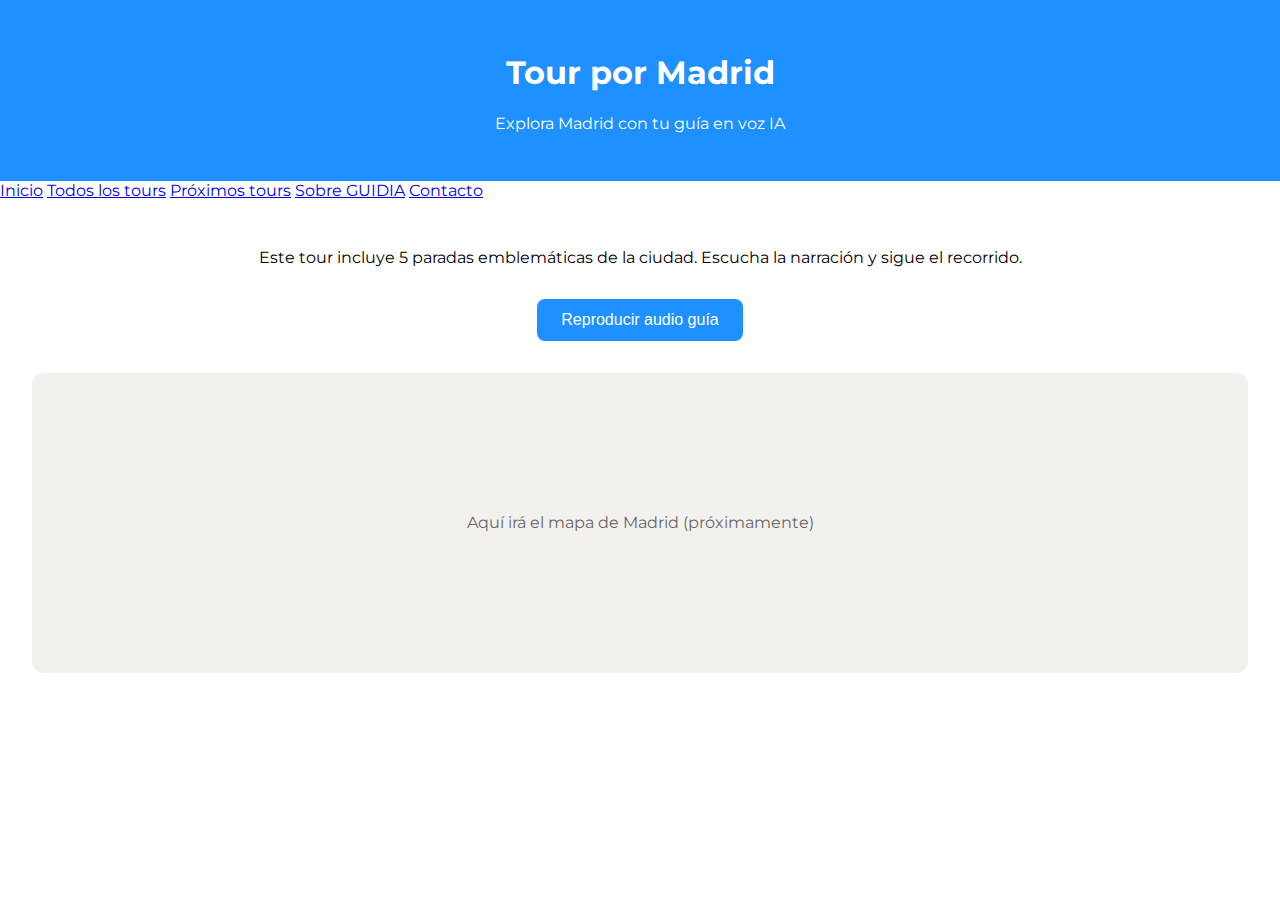
<file: tours/guadalest/guadalest.html>
<!DOCTYPE html>
<html lang="es">
<head>
  <meta charset="UTF-8" />
  <meta name="viewport" content="width=device-width, initial-scale=1.0" />
  <title>Tour Madrid - GUIDIA</title>
  <link href="https://fonts.googleapis.com/css2?family=Montserrat:wght@400;600&display=swap" rel="stylesheet" />
  <style>
    body {
      font-family: 'Montserrat', sans-serif;
      margin: 0;
      background-color: #ffffff;
      color: #000000;
    }
    header {
      background-color: #1E90FF;
      color: white;
      padding: 2em;
      text-align: center;
    }
    .container {
      padding: 2em;
      text-align: center;
    }
    .audio-btn {
      display: inline-block;
      background-color: #1E90FF;
      color: white;
      padding: 0.75em 1.5em;
      border: none;
      border-radius: 8px;
      cursor: pointer;
      font-size: 1em;
      margin-top: 1em;
    }
    .placeholder-map {
      margin-top: 2em;
      height: 300px;
      background-color: #f3f1ee;
      display: flex;
      align-items: center;
      justify-content: center;
      color: #666;
      border-radius: 12px;
    }
  </style>
</head>
<body>
  <header>
    <h1>Tour por Madrid</h1>
    <p>Explora Madrid con tu guía en voz IA</p>
  </header>
  <nav>
    <a href="../../index.html" class="nav-link">Inicio</a>
    <a href="../../todos-los-tours.html" class="nav-link">Todos los tours</a>
    <a href="../../proximos-tours.html" class="nav-link">Próximos tours</a>
    <a href="../../sobre-nosotros.html" class="nav-link">Sobre GUIDIA</a>
    <a href="../../contacto.html" class="nav-link">Contacto</a>
  </nav>

  <div class="container">
    <p>Este tour incluye 5 paradas emblemáticas de la ciudad. Escucha la narración y sigue el recorrido.</p>
    <button class="audio-btn" onclick="playAudio()">Reproducir audio guía</button>
    <div class="placeholder-map">Aquí irá el mapa de Madrid (próximamente)</div>
  </div>

  <script>
    function playAudio() {
      alert("Aquí se reproducirá la guía de Madrid cuando esté disponible.");
    }
  </script>
</body>
</html>
</file>
<file: style.css>
/* --- Estilos generales --- */

body {
  margin: 0;
  padding: 0;
  font-family: 'Montserrat', sans-serif;
  background-image: url('images/fondo-guidia.png');
  background-size: cover;
  background-position: center;
  background-attachment: fixed;
  background-repeat: no-repeat;
  color: #000;
}

body::before {
  content: "";
  position: fixed;
  top: 0;
  left: 0;
  width: 100%;
  height: 100%;
  background: linear-gradient(to bottom, rgba(247, 244, 240, 0.6), rgba(255, 255, 255, 0.2));
  z-index: -1;
  backdrop-filter: blur(1px);
}
.hero-benidorm-flat {
  background-image: url('tours/benidorm/images/banner-benidorm.png');
  background-size: cover;
  background-position: center;
  position: relative;
  z-index: 1;
  height: 55vh;
  display: flex;
  align-items: center;
  justify-content: center;
}
header.hero-benidorm-flat {
  margin: 0;
  padding: 0;
}
.logo-hero {
  width: 200px;
  max-width: 80%;
  filter: drop-shadow(0 2px 6px rgba(0, 0, 0, 0.6)) drop-shadow(0 0 8px rgba(0, 0, 0, 0.4));
  z-index: 2;
}

/* NAV */
nav {
 margin-top: 0;
  display: flex;
  justify-content: center;
  align-items: center;
  gap: 2em;
  padding: 1em;
  background-color: #5a6373;
}

.nav-link {
  text-decoration: none;
  color: white;
  font-weight: 500;
  transition: color 0.3s;
}

.nav-link.active,
.nav-link:hover {
  color: #1E90FF;
}

/* Dropdown de idioma */
.language-dropdown {
  position: absolute;
  top: 1.5em;
  right: 1.5em;
  z-index: 1000;
}

.language-dropdown select {
  padding: 0.3em 0.8em;
  font-size: 0.95em;
  border-radius: 8px;
  border: 1px solid #ccc;
  background-color: white;
  font-family: 'Montserrat', sans-serif;
}

/* Contenido principal */
.main-container {
  max-width: 900px;
  margin: 3em auto;
  padding: 3em 2em;
  background-color: rgba(255, 255, 255, 0.95);
  border-radius: 20px;
  box-shadow: 0 4px 12px rgba(0, 0, 0, 0.1);
  text-align: center;
}

.page-intro {
  background-color: rgba(255, 255, 255, 0.85);
  padding: 2em;
  border-radius: 16px;
  margin-bottom: 2em;
  box-shadow: 0 2px 8px rgba(0, 0, 0, 0.05);
  text-align: center;
}

.page-intro h1 {
  font-size: 2em;
  text-align: center;
  margin-bottom: 0.6em;
  color: #1E90FF;
  text-shadow: 1px 1px 3px rgba(0, 0, 0, 0.15);
  letter-spacing: 0.5px;
  position: relative;
}

.page-intro h1::after {
  content: "";
  display: block;
  width: 60px;
  height: 3px;
  background-color: #1E90FF;
  margin: 0.5em auto 0;
  border-radius: 3px;
}

.page-subtext {
  font-size: 1.2em;
  font-weight: 600;
  color: #222;
  background-color: rgba(90, 99, 115, 0.2);
  border: 1px solid rgba(90, 99, 115, 0.1);
  padding: 0.8em 1.5em;
  border-radius: 12px;
  display: inline-block;
  margin-top: 1em;
  letter-spacing: 0.3px;
}

/* Paradas */
.tour-stop {
  background-size: cover;
  background-position: center;
  padding: 2em;
  border-radius: 16px;
  color: white;
  margin-bottom: 2em;
  position: relative;
  min-height: 300px; /* 💡 Ajustable según necesidad */
  display: flex;
  align-items: center;
  justify-content: center;
}

.tour-stop .content-block {
  background-color: rgba(0, 0, 0, 0.5);
  padding: 1.5em;
  border-radius: 12px;
}

.tour-stop h2 {
  font-size: 1.6rem;
  margin-top: 0;
}

.tour-stop p {
  font-size: 1em;
  margin-bottom: 10px;
}

.tour-image {
  width: 100%;
  max-width: 400px;
  margin: 10px auto 0;
  border-radius: 8px;
  display: block;
  border: 4px solid #fff;
  box-shadow: 0 4px 10px rgba(0, 0, 0, 0.2);
}

/* Botón */
.view-button, .tour-action button {
  margin-top: 1.5em;
  background-color: #1E90FF;
  color: white;
  font-size: 1.1em;
  padding: 0.8em 2em;
  border: none;
  border-radius: 12px;
  cursor: pointer;
  text-decoration: none;
  display: inline-block;
  transition: background-color 0.3s ease;
}

.view-button:hover,
.tour-action button:hover {
  background-color: #186bb5;
  transform: translateY(-2px);
  box-shadow: 0 6px 16px rgba(24, 107, 181, 0.4);
}
.cta-button {
  background-color: #1E90FF;
  color: white;
  padding: 0.75em 1.5em;
  font-weight: 600;
  border-radius: 30px;
  box-shadow: 0 4px 10px rgba(0, 0, 0, 0.2);
  transition: all 0.3s ease;
  letter-spacing: 0.5px;
}
.cta-button:hover {
  background-color: #186bb5;
  transform: scale(1.05);
}

.tour-action {
  text-align: center;
  margin: 40px 0;
}

/* Reseñas */
.review-form, .tour-reviews {
  margin-top: 40px;
}

.review-form form {
  display: flex;
  flex-direction: column;
  gap: 15px;
}

.review-form input,
.review-form textarea {
  padding: 10px;
  border-radius: 6px;
  border: 1px solid #ccc;
  font-family: 'Montserrat', sans-serif;
}

.review-form button {
  background-color: #1E90FF;
  color: white;
  padding: 10px 20px;
  border: none;
  border-radius: 6px;
  cursor: pointer;
}

.review {
  background-color: #f3f3f3;
  padding: 15px;
  border-radius: 8px;
  margin-bottom: 10px;
}

/* Footer */
footer {
  background-color: #000;
  color: white;
  text-align: center;
  padding: 2em 1em;
  margin-top: 4em;
  width: 100%;
  max-width: 100%;
}
/* 🛑 Evitar scroll horizontal en móvil */
html, body {
  overflow-x: hidden;
  width: 100%;
}

/* ✅ Asegurar que el contenido no sobresalga del viewport */
* {
  box-sizing: border-box;
  max-width: 100%;
}
/* Responsive */
@media (max-width: 768px) {
  nav {
    flex-direction: column;
    align-items: center;
    gap: 1em;
    padding: 1em 0;
  }
body {
    padding: 0;
    margin: 0;
  }
  .nav-link {
    font-size: 1em;
    display: block;
  }

  .logo-hero {
    width: 150px;
  }

  .main-container {
      margin: 2em 1em;
    padding: 2em 1.2em;
    border-radius: 16px;
  }
  .tour-card {
    padding: 1.5em;
    min-height: 280px;
  }
.content-overlay {
    padding: 1em;
  }
  .language-dropdown {
    top: 1em;
    right: 1em;
    transform: scale(0.9);
  }

  .tour-image {
    max-width: 100%;
  }
}
/* --- NUEVOS ESTILOS PARA index.html --- */

/* Texto destacado en azul */
.highlight {
  color: #1E90FF;
  font-weight: 600;
}

/* Animación para secciones como intro */
.intro-guidia {
  animation: fadeInUp 1s ease-in-out;
}

@keyframes fadeInUp {
  from {
    opacity: 0;
    transform: translateY(20px);
  }
  to {
    opacity: 1;
    transform: translateY(0);
  }
}

/* Ajuste logo centrado */
header {
  text-align: center;
  margin: 2em 0 1em;
}

.logo-hero {
  width: 200px;
  max-width: 80%;
  filter: drop-shadow(0 2px 4px rgba(0, 0, 0, 0.3));
}

/* Estructura de los tours destacados */
.tour-card {
  background-size: cover;
  background-position: center;
  padding: 2em;
  border-radius: 16px;
  color: white;
  margin-bottom: 2em;
  position: relative;
  box-shadow: 0 4px 12px rgba(0, 0, 0, 0.3);
}

.content-overlay {
  background-color: rgba(0, 0, 0, 0.45);
  padding: 1.5em;
  border-radius: 12px;
  text-align: center;
}

.content-overlay h2,
.content-overlay p {
  text-shadow: 1px 1px 3px rgba(0, 0, 0, 0.4);
}

.content-overlay h2 {
  font-size: 1.5em;
  margin-bottom: 0.5em;
  color: #1E90FF;
  position: relative;
}

.content-overlay h2::after {
  content: "";
  display: block;
  width: 40px;
  height: 3px;
  background-color: #1E90FF;
  margin: 0.5em auto 0;
  border-radius: 3px;
}

.content-overlay p {
  font-size: 1em;
}
.faqs {
  max-width: 800px;
  margin: 4em auto;
  padding: 0 1em;
  text-align: left;
}

.faqs h2 {
  text-align: center;
  font-size: 2em;
  color: #1E90FF;
  margin-bottom: 2em;
  text-shadow: 1px 1px 3px rgba(0, 0, 0, 0.1);
  position: relative;
}

.faqs h2::after {
  content: "";
  display: block;
  width: 60px;
  height: 3px;
  background-color: #1E90FF;
  margin: 0.5em auto 0;
  border-radius: 3px;
}

.faq-item {
  margin-bottom: 1em;
  border-radius: 12px;
  overflow: hidden;
  background-color: rgba(255, 255, 255, 0.95);
  box-shadow: 0 4px 10px rgba(0, 0, 0, 0.05);
}

.faq-question {
  width: 100%;
  text-align: left;
  padding: 1em 1.5em;
  background: none;
  border: none;
  font-size: 1.1em;
  font-weight: 600;
  color: #1E90FF;
  cursor: pointer;
  position: relative;
  transition: background-color 0.2s;
}

.faq-question::after {
  content: "+";
  position: absolute;
  right: 1.5em;
  font-size: 1.3em;
  transition: transform 0.3s;
}

.faq-question.active::after {
  content: "−";
}

.faq-question:hover {
  background-color: rgba(30, 144, 255, 0.05);
}

.faq-answer {
  max-height: 0;
  overflow: hidden;
  transition: max-height 0.4s ease;
  padding: 0 1.5em;
}

.faq-answer p {
  margin: 1em 0;
  color: #444;
  line-height: 1.6;
}
.contact-form {
  display: flex;
  flex-direction: column;
  gap: 1.2em;
  margin-top: 2em;
  text-align: left;
}

.contact-form label {
  font-weight: 600;
  color: #1E90FF;
}

.contact-form input,
.contact-form textarea {
  padding: 0.8em 1em;
  border: 1px solid #ccc;
  border-radius: 8px;
  font-family: 'Montserrat', sans-serif;
  font-size: 1em;
  resize: vertical;
}
.mapa-tour {
  margin-top: 3em;
  text-align: center;
}

.mapa-tour h3 {
  color: #1E90FF;
  margin-bottom: 1em;
}
audio.tour-audio {
  display: block;
  margin: 1.5em auto;
  width: 100%;
  max-width: 400px;
}
.view-button.audio-download-button {
  margin-top: 2em;
  display: inline-block;
}
  .guidia-audio-player {
  display: flex;
  align-items: center;
  gap: 1em;
  margin-top: 1.5em;
  background: rgba(255, 255, 255, 0.9);
  border: 2px dashed #1E90FF;
  padding: 1em 1.5em;
  border-radius: 50px;
  box-shadow: 0 4px 10px rgba(0, 0, 0, 0.1);
}

.play-pause {
  background: #1E90FF;
  color: white;
  border: none;
  border-radius: 50%;
  width: 40px;
  height: 40px;
  font-size: 1.2em;
  cursor: pointer;
  transition: background 0.3s;
}
.play-pause:hover {
  background: #186bb5;
}

.progress-container {
  flex: 1;
  height: 14px;
  background: repeating-linear-gradient(
    to right,
    #f5f5f5,
    #f5f5f5 10px,
    #ddd 10px,
    #ddd 20px
  );
  border-radius: 30px;
  overflow: hidden;
}

.progress-bar {
  height: 100%;
  width: 0%;
  background: linear-gradient(to right, #1E90FF, #00C9FF);
  border-radius: 4px;
  transition: width 0.1s;
}

.time {
  font-size: 0.9em;
  color: #333;
}

.hidden-audio {
  display: none;
}
</file>
